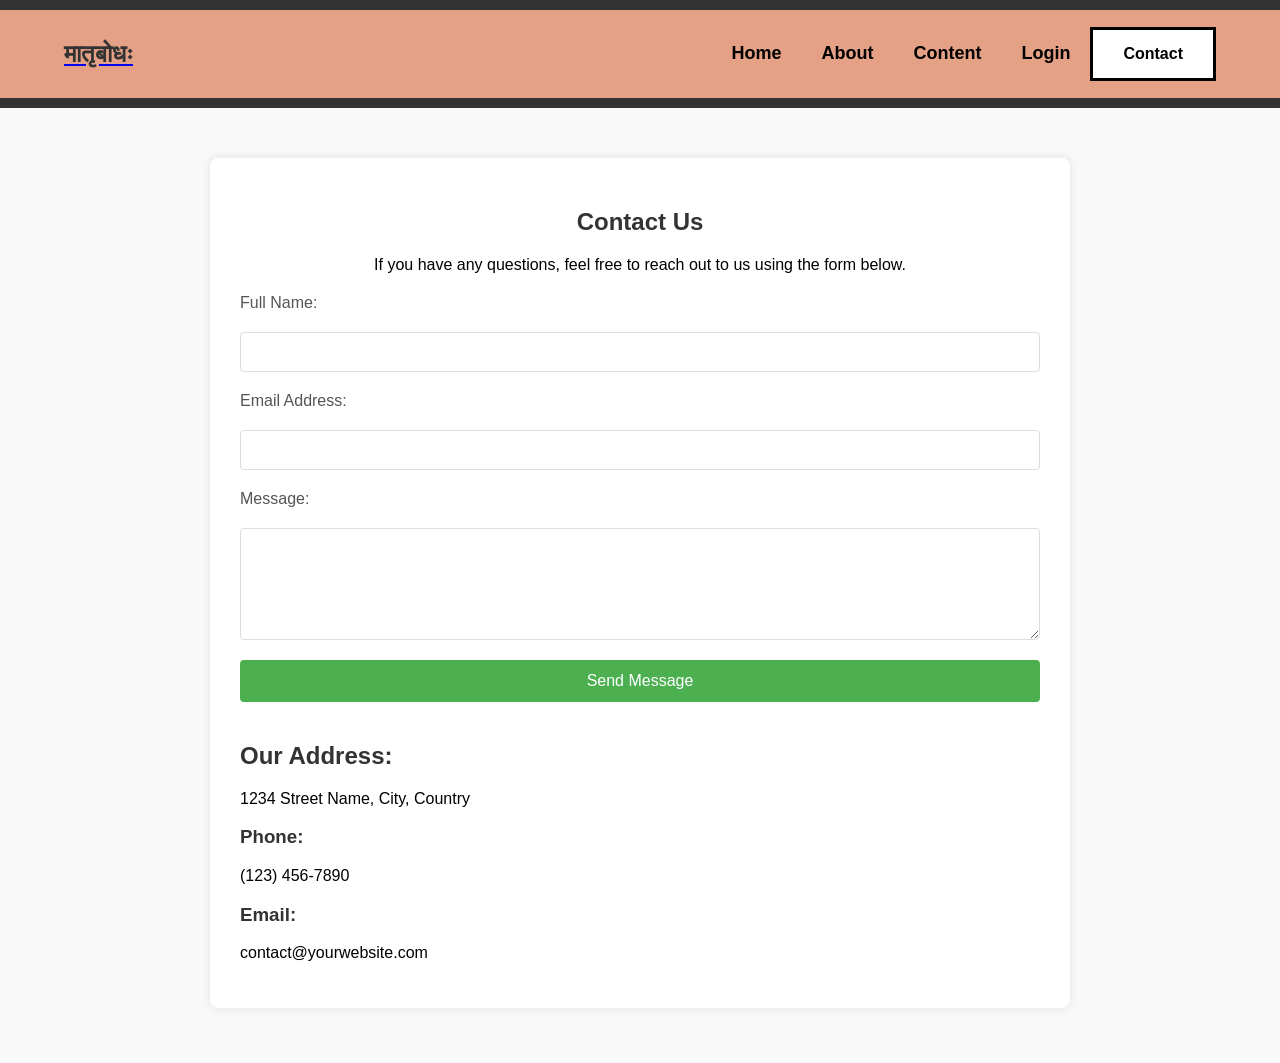
<file: Contact.html>
<!DOCTYPE html>
<html lang="en">
<head>
    <meta charset="UTF-8">
    <meta name="viewport" content="width=device-width, initial-scale=1.0">
    <title>Contact Us - Your Website Name</title>
    <link rel="stylesheet" href="Contact.css">
</head>
<body>
    <header>
        <nav>
            <!-- Wrap the logo text in an anchor tag -->
            <a href="#hero" class="logo"><h1>मातृबोधः</h1></a>
            <ul class="nav-links" type="none">
                <li><a href="index.html">Home</a></li>
                <li><a href="#wisdom">About</a></li>
               
                <li class="dropdown">
                    <a href="#">Content</a>
                    <ul class="dropdown-content">
                        <li><a href="countingpage.html">Counting</a></li>
                        <li><a href="Days.html">Days</a></li>
                        <li><a href="Activities.html">Activities</a></li>
                        <li><a href="feedback.html">Feedback</a></li>
                    </ul>
                </li>
                <li><a href="login.html">Login</a></li>
                
            <a href="Contact.html" class="btn-contact">Contact</a>
           </ul>
        </nav>
    </header>

    <section class="contact-section">
        <div class="container">
            <h1>Contact Us</h1>
            <p>If you have any questions, feel free to reach out to us using the form below.</p>

            <form action="submit_form.php" method="POST">
                <label for="name">Full Name:</label>
                <input type="text" id="name" name="name" required>

                <label for="email">Email Address:</label>
                <input type="email" id="email" name="email" required>

                <label for="message">Message:</label>
                <textarea id="message" name="message" rows="5" required></textarea>

                <button type="submit">Send Message</button>
            </form>

            <div class="contact-info">
                <h2>Our Address:</h2>
                <p>1234 Street Name, City, Country</p>
                
                <h3>Phone:</h3>
                <p>(123) 456-7890</p>

                <h3>Email:</h3>
                <p>contact@yourwebsite.com</p>
            </div>
        </div>
    </section>

  
    <script>
        // Simple Form Validation
document.querySelector('form').addEventListener('submit', function (event) {
    // Get form fields
    const name = document.getElementById('name').value;
    const email = document.getElementById('email').value;
    const message = document.getElementById('message').value;

    // Basic Validation
    if (name === '' || email === '' || message === '') {
        alert('All fields are required!');
        event.preventDefault();
    } else if (!validateEmail(email)) {
        alert('Please enter a valid email address!');
        event.preventDefault();
    }
});

// Email validation function
function validateEmail(email) {
    const re = /^[a-zA-Z0-9._-]+@[a-zA-Z0-9.-]+\.[a-zA-Z]{2,4}$/;
    return re.test(email);
}


    </script>
</body>
</html>
</file>
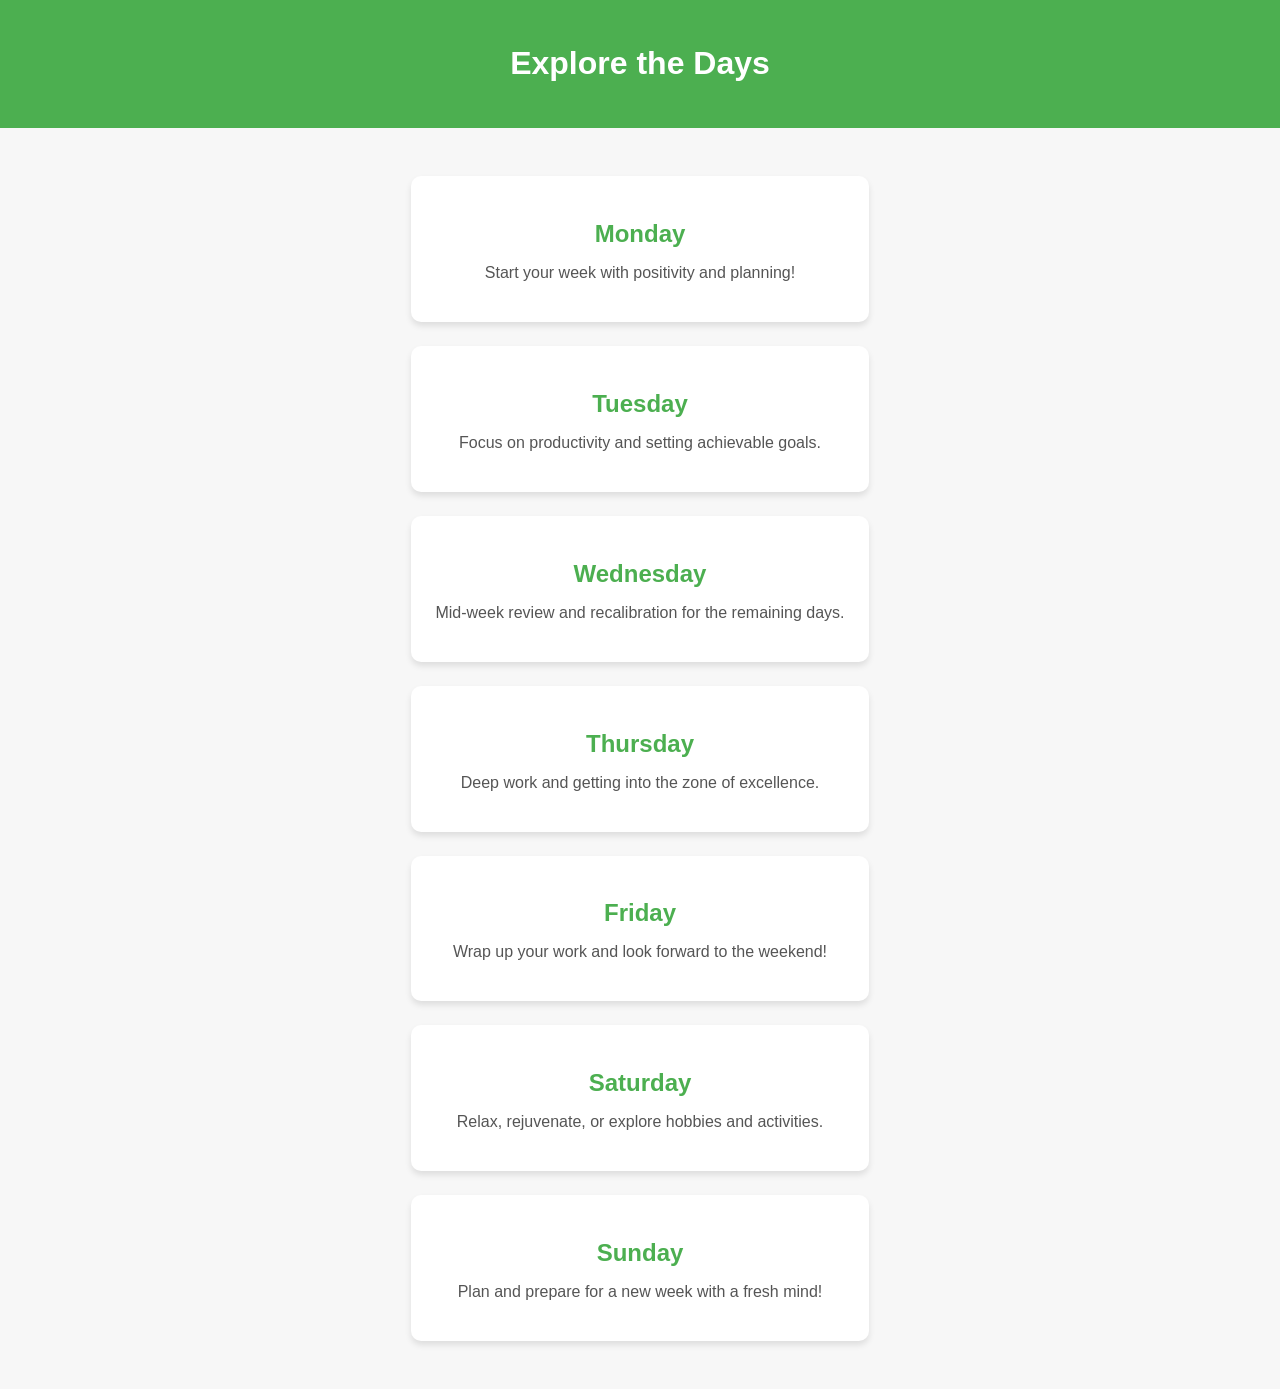
<file: Days.html>
<!DOCTYPE html>
<html lang="en">
<head>
    <meta charset="UTF-8">
    <meta name="viewport" content="width=device-width, initial-scale=1.0">
    <title>Document</title>
    <link rel="stylesheet" href="Days.css">
    
</head>
<body>
    <header>
        <h1>Explore the Days</h1>
    </header>
    <main>
        <section class="days-container">
            <div class="day-card">
                <h2>Monday</h2>
                <p>Start your week with positivity and planning!</p>
            </div>
            <div class="day-card">
                <h2>Tuesday</h2>
                <p>Focus on productivity and setting achievable goals.</p>
            </div>
            <div class="day-card">
                <h2>Wednesday</h2>
                <p>Mid-week review and recalibration for the remaining days.</p>
            </div>
            <div class="day-card">
                <h2>Thursday</h2>
                <p>Deep work and getting into the zone of excellence.</p>
            </div>
            <div class="day-card">
                <h2>Friday</h2>
                <p>Wrap up your work and look forward to the weekend!</p>
            </div>
            <div class="day-card">
                <h2>Saturday</h2>
                <p>Relax, rejuvenate, or explore hobbies and activities.</p>
            </div>
            <div class="day-card">
                <h2>Sunday</h2>
                <p>Plan and prepare for a new week with a fresh mind!</p>
            </div>
        </section>
    </main>
    <script>
        window.addEventListener('DOMContentLoaded', () => {
    const cards = document.querySelectorAll('.day-card');

    cards.forEach(card => {
        card.addEventListener('click', () => {
            alert(`${card.querySelector('h2').textContent} - Focus on positivity and productivity today!`);
        });
    });
});

    </script>
    
</body>
</html>
</file>
<file: Contact.css>
/* Basic Styles for the Contact Page */
body {
    font-family: Arial, sans-serif;
    margin: 0;
    padding: 0;
    background-color: #f9f9f9;
}

header {
    background-color: #333;
    color: white;
    padding: 10px 0;
    text-align: center;
}

header nav ul {
    list-style-type: none;
    padding: 0;
}

header nav ul li {
    display: inline;
    margin: 0 15px;
}

header nav ul li a {
    color: white;
    text-decoration: none;
    font-size: 18px;
}
nav{
    display: flex;
    justify-content: space-between;
    gap: 5px;
    align-items: center;
    padding: 10px 5%;
    background-color: #E5A186;
    position:sticky;
  }
  nav h1{
    text-decoration: none;
  }
  .nav-links {
    list-style: none;
    display: flex;
    align-items: center;
    margin: 0;
    padding: 0;
    flex: 1;
    justify-content: flex-end;
  }
  .nav-links:hover{
    color:black;;
    font-size:20px;
  }
  
  @media screen and (max-width: 768px) {
    .nav-links {
      flex-direction: column;
    }
  }
  
  .nav-links li {
    margin: 0 20px;
    position: relative;
  }
  
  .nav-links a {
    text-decoration: none;
    color: black;
    font-weight: bold;
    position: relative;
    transition: color 0.3s ease;
  }
  
  .nav-links a::after {
    content: "";
    position: absolute;
    left: 0;
    bottom: -3px;
    width: 0;
    height: 2px;
    background-color: #e5a186;
    transition: width 0.3s ease;
  }
  
  .nav-links a:hover {
    color: white;
  }
  
  .nav-links a:hover::after {
    width: 100%;
  }
  
  .nav-links .dropdown {
    position: relative;
  }
  
  .nav-links .dropdown-content {
    display: none;
    position: absolute;
    background-color: white;
    min-width: 160px;
    box-shadow: 0px 8px 16px rgba(0, 0, 0, 0.1);
    z-index: 1;
    list-style: none;
    padding: 0;
  }
  
  .nav-links .dropdown-content a {
    color: black;
    padding: 12px 16px;
    text-decoration: none;
    display: block;
  }
  
  .nav-links .dropdown:hover .dropdown-content {
    display: block;
  }
  
  .nav-links .dropdown-content a:hover {
    background-color: #f1f1f1;
  }
  
  .btn-contact {
    background-color: white;
    color: black;
    padding: 15px 30px;
    border: 3px solid black;
    border-radius: 0;
    font-size: 16px;
    font-weight: bold;
    transition: background-color 0.3s ease, color 0.3s ease, transform 0.3s ease;
    text-decoration: none;
  }

.contact-section {
    padding: 50px 20px;
    text-align: center;
}

.container {
    max-width: 800px;
    margin: 0 auto;
    background-color: white;
    padding: 30px;
    border-radius: 8px;
    box-shadow: 0 0 10px rgba(0, 0, 0, 0.1);
}

h1 {
    color: #333;
}

form {
    display: flex;
    flex-direction: column;
    gap: 20px;
    margin-top: 20px;
}

label {
    font-size: 16px;
    color: #555;
    text-align: left;
}

input, textarea {
    padding: 10px;
    font-size: 16px;
    border: 1px solid #ddd;
    border-radius: 4px;
}

textarea {
    resize: vertical;
}

button {
    padding: 12px 20px;
    background-color: #4CAF50;
    color: white;
    border: none;
    border-radius: 4px;
    font-size: 16px;
    cursor: pointer;
}

button:hover {
    background-color: #45a049;
}

.contact-info {
    margin-top: 40px;
    text-align: left;
}

.contact-info h2, .contact-info h3 {
    color: #333;
}

footer {
    background-color: #333;
    color: white;
    text-align: center;
    padding: 15px;
    margin-top: 30px;
}

footer p {
    font-size: 14px;
}
</file>
<file: Days.css>
body {
    font-family: Arial, sans-serif;
    margin: 0;
    padding: 0;
    background-color: #f7f7f7;
}

header {
    text-align: center;
    background: #4CAF50;
    color: white;
    padding: 1.5em 0;
}

main {
    padding: 2em;
    display: flex;
    justify-content: center;
    align-items: center;
    flex-direction: column;
}

.days-container {
    display: grid;
    grid-template-columns: repeat(auto-fill, minmax(300px, 1fr));
    gap: 1.5em;
    padding: 1em;
}

.day-card {
    background: white;
    box-shadow: 0 4px 6px rgba(0, 0, 0, 0.1);
    border-radius: 10px;
    padding: 1.5em;
    text-align: center;
    transition: transform 0.3s, box-shadow 0.3s;
}

.day-card:hover {
    transform: translateY(-5px);
    box-shadow: 0 8px 16px rgba(0, 0, 0, 0.2);
}

h2 {
    color: #4CAF50;
    margin-bottom: 0.5em;
}

p {
    color: #555;
}
</file>
